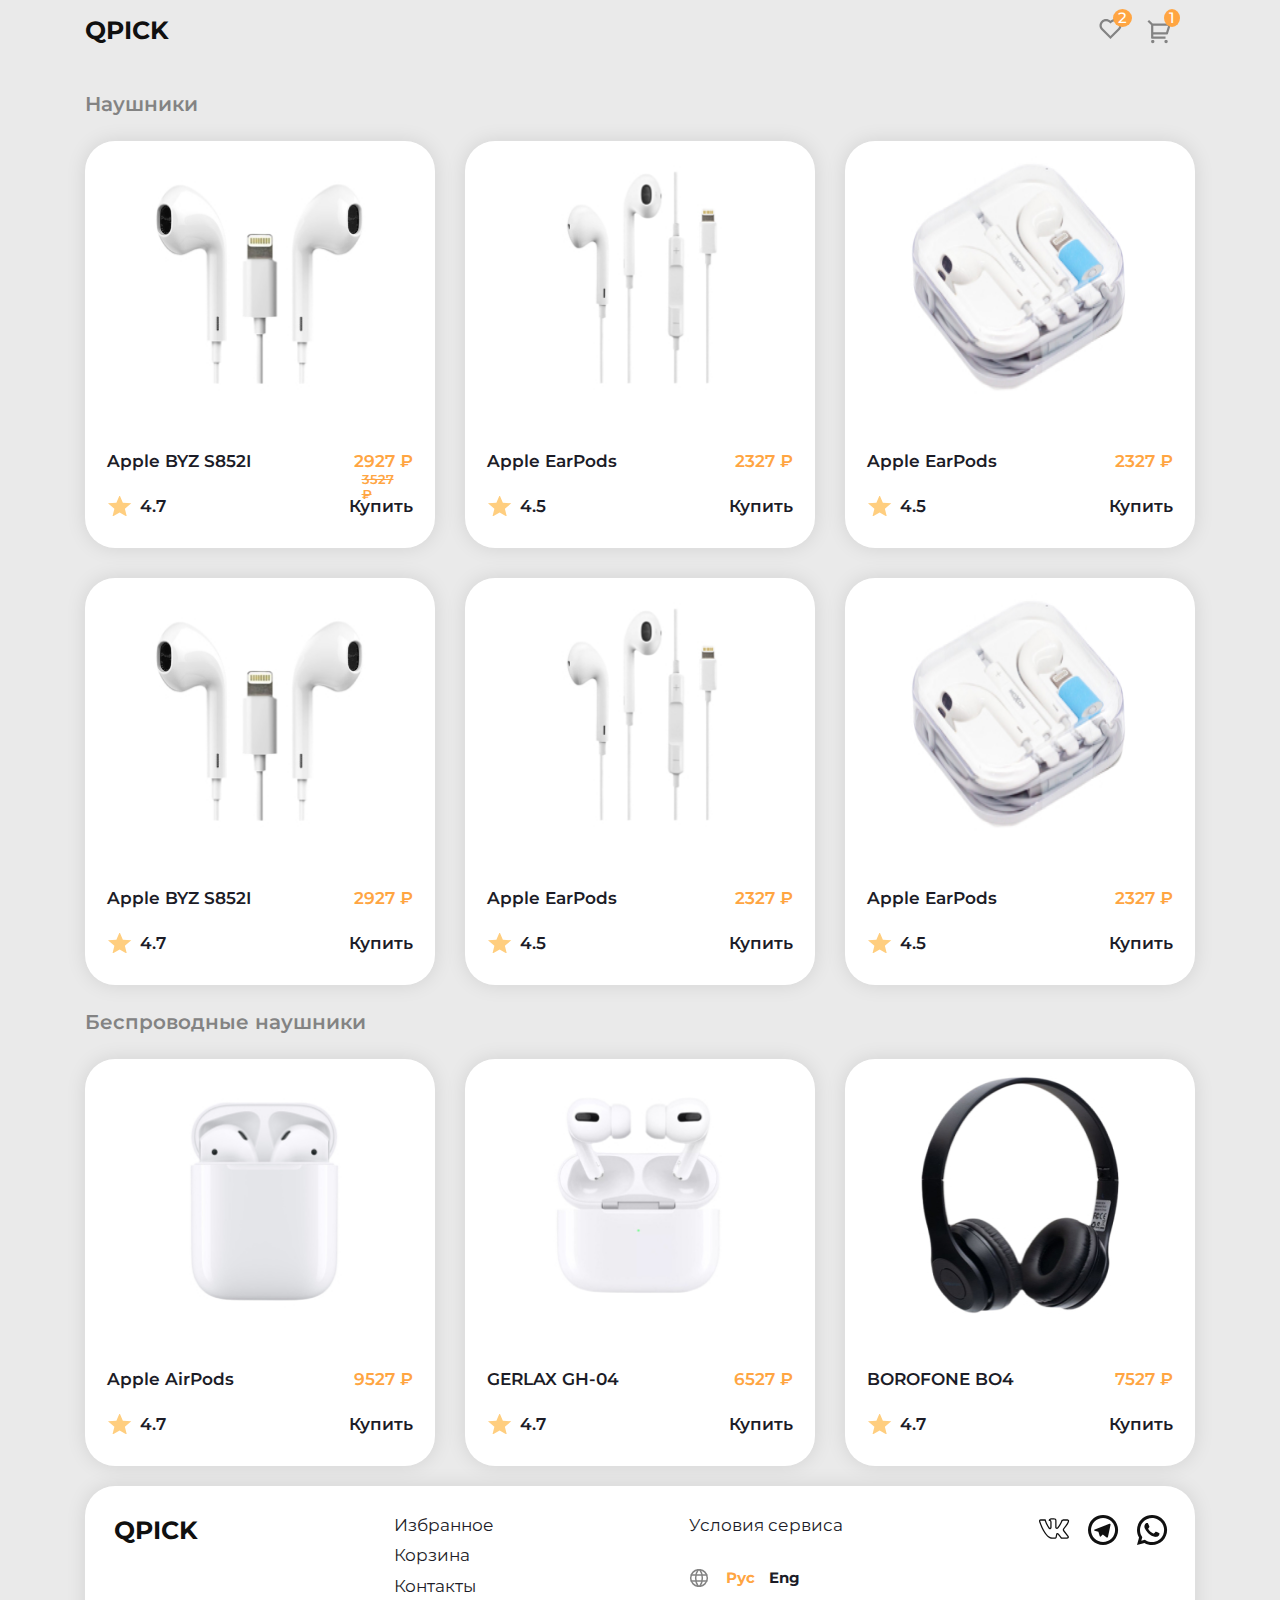
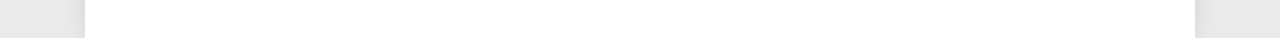
<file: index.html>
<!DOCTYPE html>
<html lang="ru">
<head>
   <meta charset="UTF-8">
   <meta http-equiv="X-UA-Compatible" content="IE=edge">
   <meta name="viewport" content="width=device-width, initial-scale=1.0">
   <link rel="stylesheet" href="css/style.css">
   <title>Test-NF</title>
</head>
<body>
   <div class="wrapper">
      <header class="header">
         <div class="header__container">
            <section class="header__content">
               <h1 class="header__logo"><a href="#">QPICK</a></h1>
               <div class="header__like like">
                  <a href="#" class="like__link"><img src="image/like.svg" alt="like"></a>
                  <div class="like__number-of">2</div>
               </div>
               <div class="header__basket basket">
                  <a href="basket.html" class="basket__link"><img src="image/basket.svg" alt="basket"></a>
                  <div class="basket__number-of">1</div>
               </div>
            </section>
         </div>
      </header>
      <main class="main">
         <div class="main__container">
            <div class="main__content">
               <section class="main__headphones headphones">
                  <h2 class="headphones__title">Наушники</h2>
                  <div class="headphones__items">
                     <aside class="headphones__item">
                        <img class="headphones__image" src="image/headphones_S852I.jpg" alt="headphones">
                        <div class="headphones__description">
                           <h2 class="headphones__denomination">Apple BYZ S852I</h2>
                           <p class="headphones__price discount">2927 ₽</p>
                        </div>
                        <div class="headphones__footer">
                           <p class="headphones__rating">4.7</p>
                           <p class="headphones__buy">Купить</p>
                        </div>
                     </aside>
                     <aside class="headphones__item">
                        <img class="headphones__image" src="image/headphones_EarPods.jpg" alt="headphones">
                        <div class="headphones__description">
                           <h2 class="headphones__denomination">Apple EarPods</h2>
                           <p class="headphones__price">2327 ₽</p>
                        </div>
                        <div class="headphones__footer">
                           <p class="headphones__rating">4.5</p>
                           <p class="headphones__buy">Купить</p>
                        </div>
                     </aside>
                     <aside class="headphones__item">
                        <img class="headphones__image" src="image/apple_earpods.jpg" alt="headphones">
                        <div class="headphones__description">
                           <h2 class="headphones__denomination">Apple EarPods</h2>
                           <p class="headphones__price">2327 ₽</p>
                        </div>
                        <div class="headphones__footer">
                           <p class="headphones__rating">4.5</p>
                           <p class="headphones__buy">Купить</p>
                        </div>
                     </aside>
                     <aside class="headphones__item">
                        <img class="headphones__image" src="image/headphones_S852I.jpg" alt="headphones">
                        <div class="headphones__description">
                           <h2 class="headphones__denomination">Apple BYZ S852I</h2>
                           <p class="headphones__price">2927 ₽</p>
                        </div>
                        <div class="headphones__footer">
                           <p class="headphones__rating">4.7</p>
                           <p class="headphones__buy">Купить</p>
                        </div>
                     </aside>
                     <aside class="headphones__item">
                        <img class="headphones__image" src="image/headphones_EarPods.jpg" alt="headphones">
                        <div class="headphones__description">
                           <h2 class="headphones__denomination">Apple EarPods</h2>
                           <p class="headphones__price">2327 ₽</p>
                        </div>
                        <div class="headphones__footer">
                           <p class="headphones__rating">4.5</p>
                           <p class="headphones__buy">Купить</p>
                        </div>
                     </aside>
                     <aside class="headphones__item">
                        <img class="headphones__image" src="image/apple_earpods.jpg" alt="headphones">
                        <div class="headphones__description">
                           <h2 class="headphones__denomination">Apple EarPods</h2>
                           <p class="headphones__price">2327 ₽</p>
                        </div>
                        <div class="headphones__footer">
                           <p class="headphones__rating">4.5</p>
                           <p class="headphones__buy">Купить</p>
                        </div>
                     </aside>
                  </div>
               </section>
               <section class="main__wireless-headphones wireless-headphones">
                  <h2 class="wireless-headphones__title">Беспроводные наушники</h2>
                  <div class="wireless-headphones__items">
                     <aside class="wireless-headphones__item">
                        <img class="wireless-headphones__image" src="image/wireless_headphones.jpg" alt="wireless headphones">
                        <div class="wireless-headphones__description">
                           <h2 class="wireless-headphones__denomination">Apple AirPods</h2>
                           <p class="wireless-headphones__price">9527 ₽</p>
                        </div>
                        <div class="wireless-headphones__footer">
                           <p class="wireless-headphones__rating">4.7</p>
                           <p class="wireless-headphones__buy">Купить</p>
                        </div>
                     </aside>
                     <aside class="wireless-headphones__item">
                        <img class="wireless-headphones__image" src="image/wireless_headphones_gh-04.jpg" alt="wireless headphones">
                        <div class="wireless-headphones__description">
                           <h2 class="wireless-headphones__denomination">GERLAX GH-04</h2>
                           <p class="wireless-headphones__price">6527 ₽</p>
                        </div>
                        <div class="wireless-headphones__footer">
                           <p class="wireless-headphones__rating">4.7</p>
                           <p class="wireless-headphones__buy">Купить</p>
                        </div>
                     </aside>
                     <aside class="wireless-headphones__item">
                        <img class="wireless-headphones__image" src="image/BOROFONE_BO4.jpg" alt="wireless headphones">
                        <div class="wireless-headphones__description">
                           <h2 class="wireless-headphones__denomination">BOROFONE BO4</h2>
                           <p class="wireless-headphones__price">7527 ₽</p>
                        </div>
                        <div class="wireless-headphones__footer">
                           <p class="wireless-headphones__rating">4.7</p>
                           <p class="wireless-headphones__buy">Купить</p>
                        </div>
                     </aside>
                  </div>
               </section>
            </div>
         </div>
      </main>
      <footer class="footer">
         <div class="footer__container">
            <h1 class="footer__logo"><a href="#">QPICK</a></h1>
            <ul class="footer__items">
               <li class="footer__item"><a href="#">Избранное</a></li>
               <li class="footer__item"><a href="basket.html">Корзина</a></li>
               <li class="footer__item"><a href="#">Контакты</a></li>
            </ul>
            <div class="footer__service">
               <h4 class="footer__sub-title"><a href="#">Условия сервиса</a></h4>
               <ul class="footer__languagu">
                  <li class="footer__ru"><a href="#">Рус</a></li>
                  <li class="footer__en"><a href="#">Eng</a></li>
               </ul>
            </div>
            <ul class="footer__connection">
               <li class="footer__vk"><a href="https://vk.com/"><img src="image/VK.svg" alt="vk"></a></li>
               <li class="footer__telegram"><a href="https://web.telegram.org/z/"><img src="image/Telegram.svg" alt="telegram"></a></li>
               <li class="footer__whatsapp"><a href="https://web.whatsapp.com/"><img src="image/Whatsapp.svg" alt="whatsapp"></a></li>
            </ul>
         </div>
      </footer>
   </div> 
   <script src="js/app.js"></script>
</body>
</html>
</file>
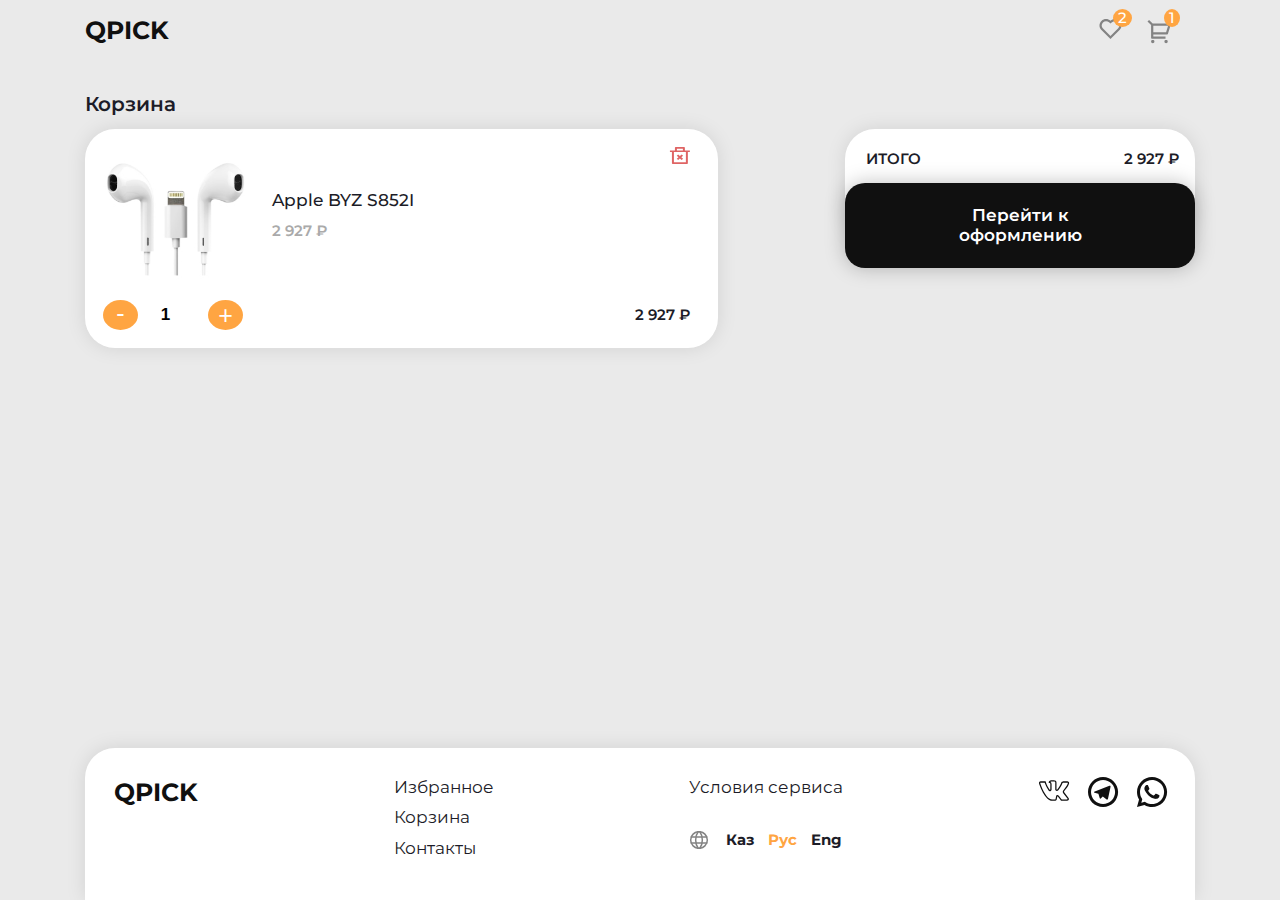
<file: basket.html>
<!DOCTYPE html>
<html lang="ru">
<head>
   <meta charset="UTF-8">
   <meta http-equiv="X-UA-Compatible" content="IE=edge">
   <meta name="viewport" content="width=device-width, initial-scale=1.0">
   <link rel="stylesheet" href="css/style.css">
   <title>Basket</title>
</head>
<body>
   <div class="wrapper">
      <header class="header">
         <div class="header__container">
            <section class="header__content">
               <h1 class="header__logo"><a href="index.html">QPICK</a></h1>
               <div class="header__like like">
                  <a href="#" class="like__link"><img src="image/like.svg" alt="like"></a>
                  <div class="like__number-of">2</div>
               </div>
               <div class="header__basket basket">
                  <a href="basket.html" class="basket__link"><img src="image/basket.svg" alt="basket"></a>
                  <div class="basket__number-of">1</div>
               </div>
            </section>
         </div>
      </header>
      <main class="main">
         <div class="main__container">
            <section class="page-basket">
               <div class="page-basket__title">Корзина</div>
               <div class="page-basket__content" id="basket">
                  <div class="content-items">
                     <div class="content-items__top top-content">
                        <div class="top-content__picture">
                           <img src="image/headphones_S852I.jpg" alt="headphones">                          
                        </div>
                        <div class="top-content__description">
                           <p class="top-content__name">Apple BYZ S852I</p>
                           <p class="top-content__price price">2 927 ₽</p>
                        </div>
                        <div class="top-content__delete">
                           <a href="#" class="top-content__link"><img src="image/delete.svg" alt="delete"></a>
                        </div>
                     </div>
                     <div class="top-content__bottom bottom-content count">
                        <div class="bottom-content__number number-btn">
                           <button type="button" class="number-btn__minus"><span class="center">-</span></button>
                           <input type="number" value="1" data-price="2927" class="number-btn__text input" disabled></input>
                           <button type="button" class="number-btn__plus">+</button>
                        </div>
                        <div class="bottom-content__total subtotal">2 927 ₽</div>
                     </div>
                  </div>
                  <div class="page-basket__total total">
                     <aside class="total__box">
                        <div class="total__text">ИТОГО</div>
                        <div class="total__total-price"><span id="total-price"></span> ₽</div>
                     </aside>
                     <div class="total__button">Перейти к оформлению</div>
                  </div>
               </div>
            </section>
         </div>
      </main>
      <footer class="footer">
         <div class="footer__container">
            <h1 class="footer__logo"><a href="#">QPICK</a></h1>
            <ul class="footer__items">
               <li class="footer__item"><a href="#">Избранное</a></li>
               <li class="footer__item"><a href="basket.html">Корзина</a></li>
               <li class="footer__item"><a href="#">Контакты</a></li>
            </ul>
            <div class="footer__service">
               <h4 class="footer__sub-title"><a href="#">Условия сервиса</a></h4>
               <ul class="footer__languagu">
                  <li class="footer__kz"><a href="#">Каз</a></li>
                  <li class="footer__ru"><a href="#">Рус</a></li>
                  <li class="footer__en"><a href="#">Eng</a></li>               
               </ul>
            </div>
            <ul class="footer__connection">
               <li class="footer__vk"><a href="https://vk.com/"><img src="image/VK.svg" alt="vk"></a></li>
               <li class="footer__telegram"><a href="https://web.telegram.org/z/"><img src="image/Telegram.svg" alt="telegram"></a></li>
               <li class="footer__whatsapp"><a href="https://web.whatsapp.com/"><img src="image/Whatsapp.svg" alt="whatsapp"></a></li>
            </ul>
         </div>
      </footer>
   </div>
   <script src="js/app.js"></script>
</body>
</html>
</file>
<file: css/style.css>
@import "null.css";

@import url('https://fonts.googleapis.com/css2?family=Montserrat:wght@400;500;600;700&display=swap');

body {
  height: 100%;
  font-family: 'Montserrat', sans-serif;
  font-weight: 600;
  font-style: normal;
  line-height: 1.2;
  color: #1C1C27;
  font-size: 17px;
}

.wrapper {
   margin: 0 auto;
}

.header__content {
   min-height: 60px;
   display: flex;
   margin-bottom: 32px;
}

.header__logo {
   flex: 1 1 auto;
   font-size: 25px;
   font-weight: 700;
   color: #101010;
   align-self: center;
}

.like, .basket {
   margin-right: 25px;
   align-self: center;
   position: relative;
   height: 23px;
   width: 23px;
}

.like:hover{
   transform: scale(1.1);
}

.basket:hover{
   transform: scale(1.1);
}

[class*="__number-of"] {
   background: #FFA542;
   text-align: center;
   position: absolute;
   top: -10px;
   right: -10px;
   color: #FFFFFF;
   font-size: 15px;
   font-weight: 500;
   padding: 0 5px;
   border-radius: 50%;
}

.headphones {
   margin-bottom: 25px;
}

[class*="__title"]{
   margin-bottom: 25px;
   font-weight: 600;
   font-size: 20px;
   color: #838383;
   text-align: left;
}

.headphones__items, .wireless-headphones__items {
   display: flex;
   flex-wrap: wrap;
   gap: 30px;
   justify-content: center;
}
.headphones__item, .wireless-headphones__item {
   background: #FFFFFF;
   box-shadow: 0px 0px 20px rgba(0, 0, 0, 0.1);
   border-radius: 30px;
   min-width: 350px;
   min-height: 407px;
   display: flex;
   flex-direction: column;
}

@media (max-width:370px){
   .headphones__item,
   .wireless-headphones__item{
      min-width: 300px;
   }
}

.headphones__image, .wireless-headphones__image {
   max-width: 220px;
   padding-top: 15px;
   align-self: center;
   border-radius: 30px;
   flex: 1 1 auto;
   padding-bottom: 54px;
}

.headphones__description, .wireless-headphones__description {
   display: flex;
   justify-content: space-between;
   padding: 0 22px 24px 22px;
}

.headphones__price, .wireless-headphones__price {
   color: #FFA542;
   position: relative;
}

.discount::after {
  content: "3527 ₽";
  position: absolute;
  display: block;
  font-size: 13px;
  min-width: 44px;
  left: 50%;
  transform: translate(-50%, 0);
  text-decoration-line: line-through;
}

.headphones__footer, .wireless-headphones__footer {
   display: flex;
   justify-content: space-between;
   padding: 0 22px 32px 22px;
}

.headphones__rating, .wireless-headphones__rating  {
   padding-left: 33px;
   background: url(../image/star.svg) no-repeat left center;
}

.headphones__buy,
.wireless-headphones__buy{
   transition: all 0.3s ease;
}
.headphones__buy:hover {
   color: #FFA542;
   cursor: pointer;
   transform: scale(1.1);
}
.wireless-headphones__buy:hover{
   color: #FFA542;
   cursor: pointer;
   transform: scale(1.1);
}

.wireless-headphones {
   margin-bottom: 20px;
}

.footer__container {
   background: #FFFFFF;
   box-shadow: 0px 0px 20px rgba(0, 0, 0, 0.1);
   border-radius: 30px 30px 0px 0px;
   display: flex;
   /* flex-wrap: wrap; */
   justify-content: space-between;
   padding: 29px 27px 32px 29px;
   font-weight: 400;
}

.footer__logo {
   font-size: 25px;
   font-weight: 700;
   color: #101010;
}

.footer__item:not(last-child) {
   margin-bottom: 10px;
}

.footer__item:hover{
   color: #FFA542;
}

.footer__sub-title {
   padding-bottom: 34px;
}

.footer__sub-title:hover{
   color: #FFA542;
}

.footer__languagu {
   padding-left: 37px;
   display: flex;
   background: url(../image/RU.svg) left center no-repeat;
   font-weight: 700;
   font-size: 15px;
}

.footer__ru {
   padding-right: 14px;
   color: #FFA542;
}

.footer__kz{
   padding-right: 14px;
}
.footer__kz:hover {
   color: #FFA542;
}

.footer__en:hover {
   color: #FFA542;
}

.footer__connection{
display: flex;

}
.footer__vk {
   margin-right: 18px;
}
.footer__connection img{
   transition: all 0.3s ease;
}
.footer__connection img:hover{
   transform: scale(1.1);
}

.footer__vk img{
   position: relative;
   top: 3px;
}

.footer__telegram {
   margin-right: 18px;
}
@media(max-width:650px){
   .footer__container{
      flex-direction: column;
      padding: 15px;
      align-items: center;
      text-align: center;
   }
   .footer__logo{
      margin-bottom: 10px;
   }
   .footer__service{
      margin-bottom: 10px;
   }
   .footer__sub-title {
      padding-bottom: 14px;

   }
   .footer__languagu{
      justify-content: center;
      margin-bottom: 10px;
   }
   .footer__items{
      margin-bottom: 5px;
   }
}

/* ===================== page-basket===================== */

.wrapper {
   padding: 0 15px;
}

.page-basket__title {
   color: #1C1C27;
   margin-bottom: 13px;
}
.page-basket__content {
   display: flex;
   flex-wrap: wrap;
   margin-bottom: 20px;
}
@media (max-width:945px){
   .page-basket__content{
      display: flex;
      flex-direction: column;
      align-items: center; 
   }
}
.content-items {
   flex: 1 1 auto;
   max-width: 633px;
   background: #FFFFFF;
   box-shadow: 0px 0px 20px rgba(0, 0, 0, 0.1);
   border-radius: 30px;
   padding: 18px 28px 18px 18px;
   margin-right: 127px;
}
@media (max-width:945px){
   .content-items{
      margin-bottom: 20px;
      margin-right: 0px;
      min-width: 441px;
   }
}
@media (max-width:500px){
   .content-items{
      min-width: 280px;
   }
}
@media (max-width:500px){
   .top-content__picture{
      display: none;
   }
}

.top-content {
   display: flex;
   margin-bottom: 17px;
}
.top-content__picture{
   max-width: 146px;
   max-height: 136px;
   margin-right: 23px;
}
.top-content__picture img {
   border-radius: 30px;
   width: 100%;
   height: 100%;
}
.top-content__description {
   align-self: center;
   flex: 1 1 auto;
}
.top-content__name{
  
   font-weight: 500;
   font-size: 17px;
   margin-bottom: 12px;
}
.top-content__price {
   color: #AAAAAA;
   font-weight: 600;
   font-size: 15px;
}

.top-content__link img:hover {
   transform: scale(1.2);
}

.bottom-content {
   display: flex;

}

.number-btn {
   display: flex;
}
/* .number-btn__minus, .number-btn__plus  {
   background-color: #FFFFFF;
   cursor: pointer;
} */
.number-btn__minus, .number-btn__plus{
   background-color: #FFA542;
   width: 35px;
   height: 30px;
   border-radius: 50%;
   font-size: 25px;
   color: #FFFFFF;
   cursor: pointer;
   text-align: center;
   align-self: center;
}
.center{
   position: relative;
   top: -2px;
}
/* .number-btn__minus:hover {
   transform: scale(1.1);
  } */
/* .number-btn__minus img{
   width: 35px;
   height: 30px;
} */
.number-btn__text {
   padding: 0 18px 0 18px;
   align-self: center;
   font-weight: 600;
   font-size: 17px;
   color: #000000;
   width: 70px;
   text-align: center;
   background-color: #FFFFFF;
}

/* .number-btn__plus:hover {
 transform: scale(1.1);
} */
.bottom-content__total {
   flex: 1 1 auto;
   font-weight: 600;
   font-size: 15px;
   align-self: center;
   text-align: right;
}

.page-basket__total {
   background: #FFFFFF;
   box-shadow: 0px 0px 20px rgba(0, 0, 0, 0.1);
   border-radius: 30px;
   max-height: 114px;
   max-width: 350px;
   }

.total__box {
   display: flex;
   padding: 21px 16px 15px 21px;
   font-weight: 600;
   font-size: 15px;
}
.total__text {
   flex: 1 1 auto;
}

.total__button {
   padding: 22px 63px 22px 63px;
   text-align: center;
   color: #FFFFFF;
   font-weight: 600;
   font-size: 17px;
   background: #101010;
   box-shadow: 0px 0px 20px rgba(0, 0, 0, 0.25);
   border-radius: 20px;
   cursor: pointer;
   transition: all 0.3s ease;
}
@media (max-width:380px){
   .total__button{
      font-size: 15px;
      padding: 15px 43px 15px 43px;
   }
}
.total__button:hover{
   background: #FFCE7F;
   color: #000000;
   
}
</file>
